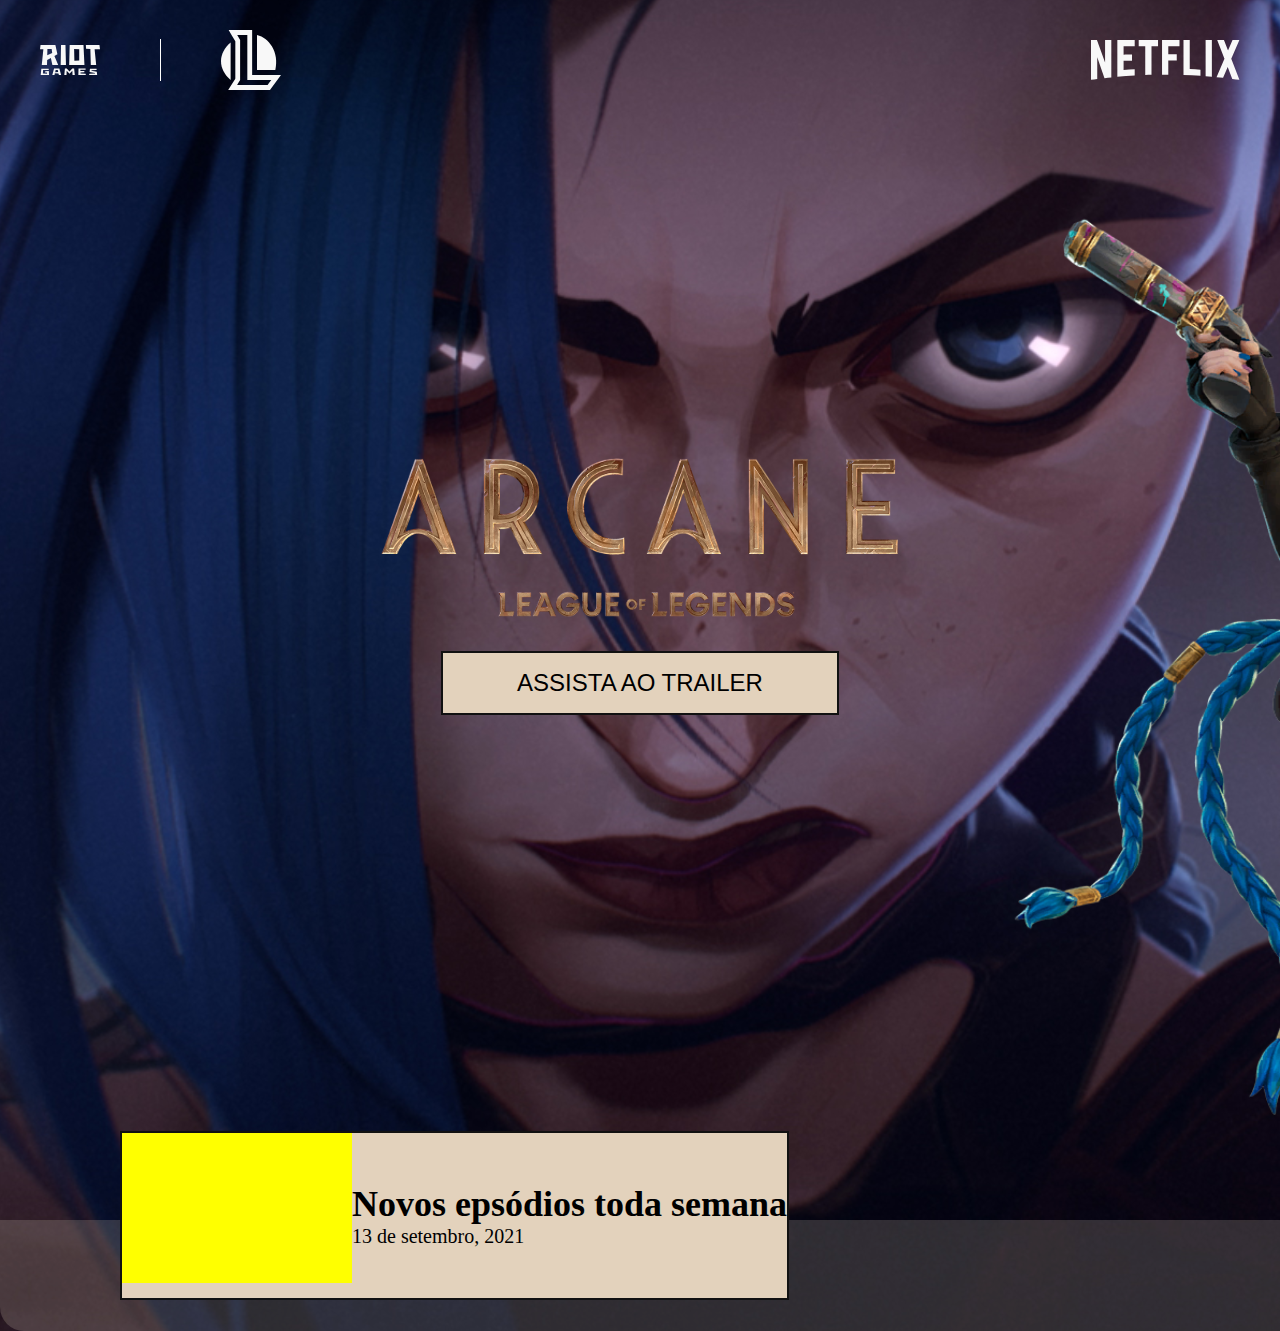
<file: index.html>
<!doctype html><html lang="PT-br"><head><meta charset="UTF-8"/><meta http-equiv="X-UA-Compatible" content="IE=edge"/><meta name="viewport" content="width=device-width,initial-scale=1"><title>Template Html Webpack</title><script defer="defer" src="js/runtime.8aaffa6ebc9ed2079cf8.bundle.js"></script><script defer="defer" src="js/app.6eb52addc0698c31562a.bundle.js"></script><link href="styles/app.cd293872030ef31d8029.css" rel="stylesheet"></head><body><div class="container"><header class="maxw"><div class="nav-logo"><img src="./images/riot.svg" alt=""> <span class="traco"></span> <img src="./images/lol.svg" alt=""></div><div class="nav-logo"><img src="./images/netflix.svg" alt=""></div></header><main class="trailer"><div class="box-trailer"><div><img src="./images/arcane.svg" alt=""></div><button>Assista ao trailer</button></div></main><footer class=""><div class="footer-box"><div class="footer-box-ep"><div class="footer-box-ep-description"><div class="footer-box-ep-description-play"></div><div class="footer-box-ep-description-text"><h1>Novos epsódios toda semana</h1><p>13 de setembro, 2021</p></div></div></div><div class="footer-box-linha"></div></div></footer></div></body></html>
</file>
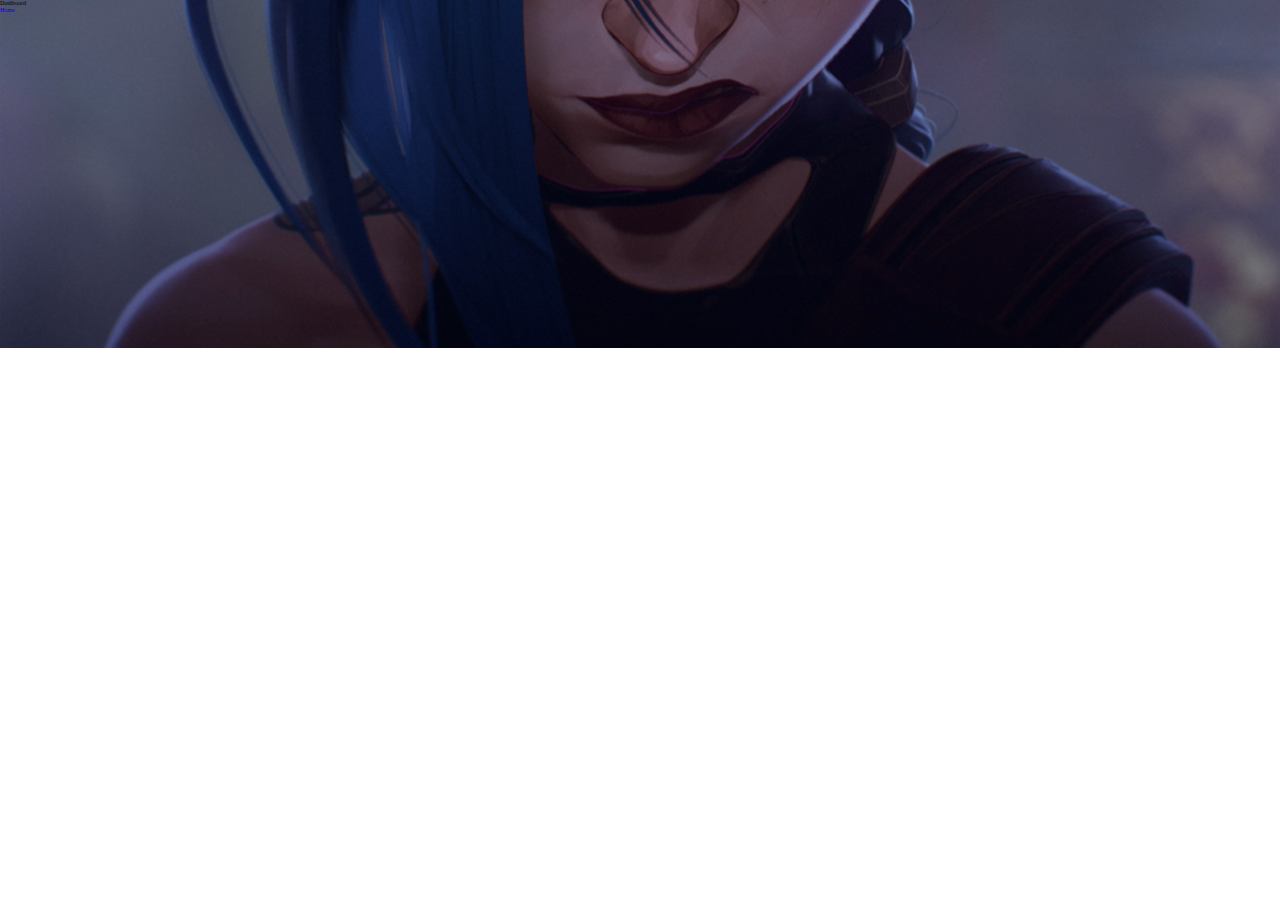
<file: dashboard.html>
<!doctype html><html lang="en"><head><meta charset="UTF-8"/><meta http-equiv="X-UA-Compatible" content="IE=edge"/><meta name="viewport" content="width=device-width,initial-scale=1"/><title>Dashboard</title><script defer="defer" src="js/runtime.8aaffa6ebc9ed2079cf8.bundle.js"></script><script defer="defer" src="js/app.6eb52addc0698c31562a.bundle.js"></script><link href="styles/app.cd293872030ef31d8029.css" rel="stylesheet"></head><body><div>Dashboard</div><a href="./index.html">Home</a></body></html>
</file>
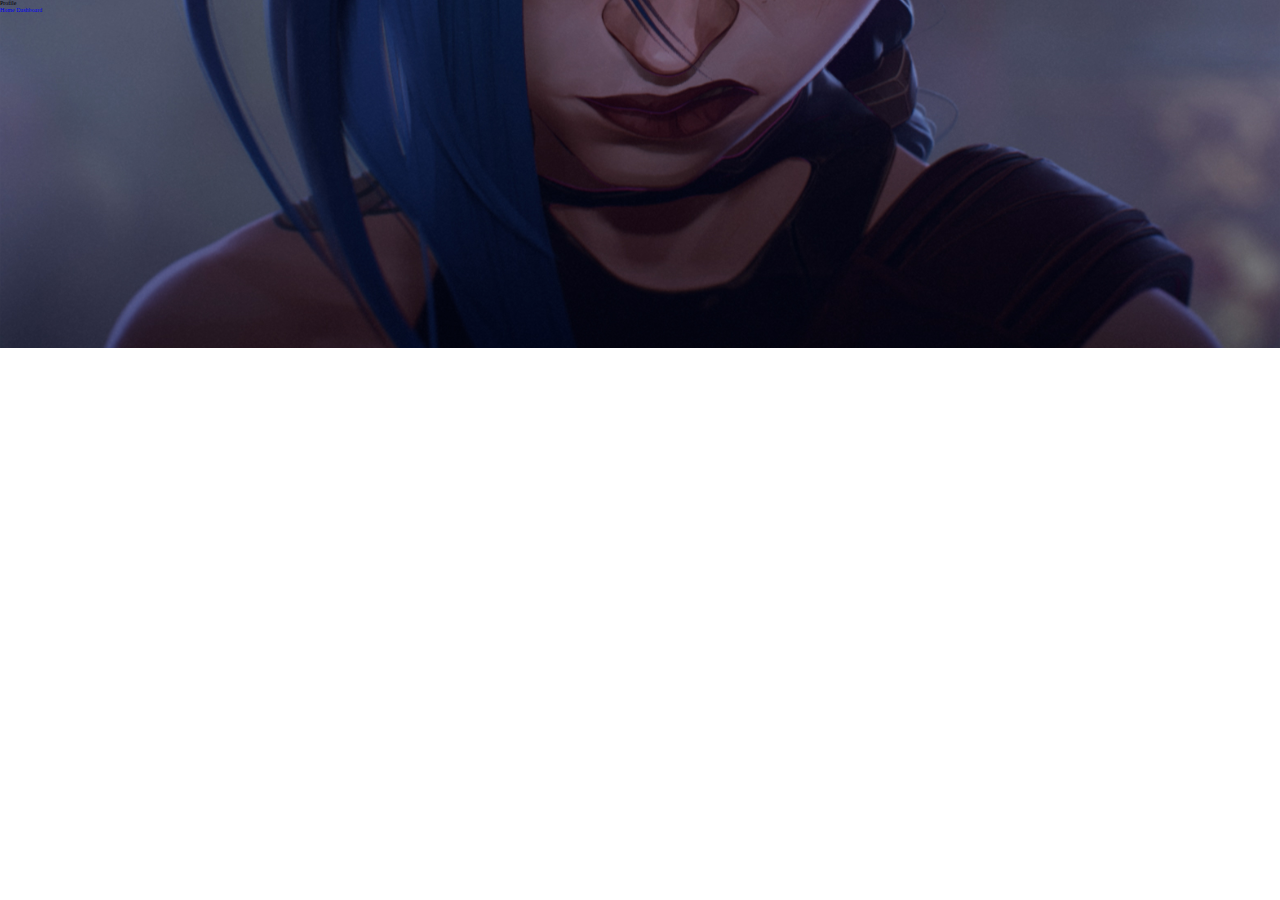
<file: profile.html>
<!doctype html><html lang="en"><head><meta charset="UTF-8"/><meta http-equiv="X-UA-Compatible" content="IE=edge"/><meta name="viewport" content="width=device-width,initial-scale=1"/><title>Profile</title><script defer="defer" src="js/runtime.8aaffa6ebc9ed2079cf8.bundle.js"></script><script defer="defer" src="js/app.6eb52addc0698c31562a.bundle.js"></script><link href="styles/app.cd293872030ef31d8029.css" rel="stylesheet"></head><body><div>Profile</div><a href="./index.html">Home</a> <a href="./dashboard.html">Dashboard</a></body></html>
</file>
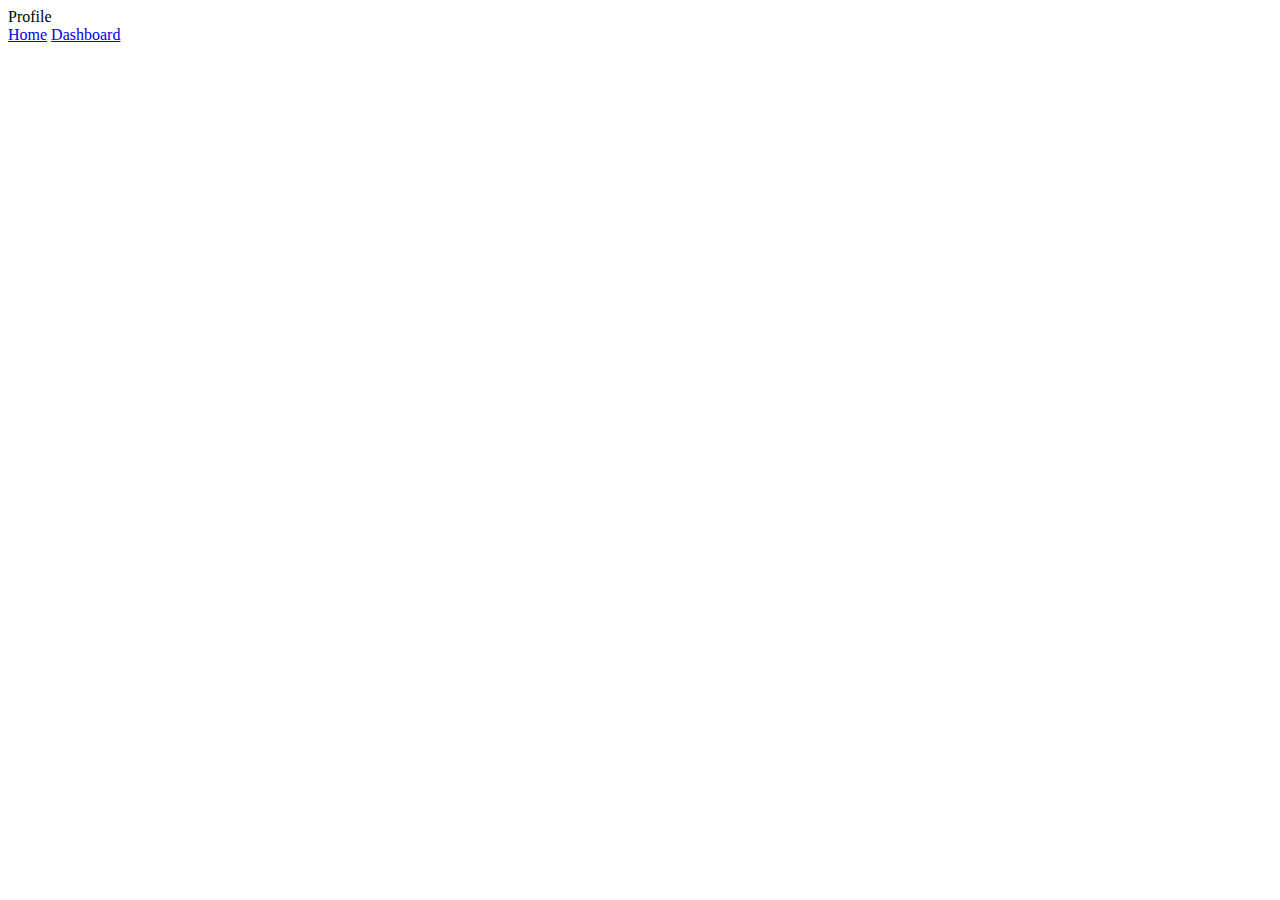
<file: src/pages/profile.html>
<!DOCTYPE html>
<html lang="en">
  <head>
    <meta charset="UTF-8" />
    <meta http-equiv="X-UA-Compatible" content="IE=edge" />
    <meta name="viewport" content="width=device-width, initial-scale=1.0" />
    <title>Profile</title>
  </head>
  <body>
    <div>Profile</div>
    <a href="./index.html"> Home</a>
    <a href="./dashboard.html"> Dashboard</a>
  </body>
</html>
</file>
<file: styles/app.cd293872030ef31d8029.css>
*{-webkit-box-sizing:border-box;box-sizing:border-box;font-size:62.5%;margin:0;outline:0;overflow-x:hidden;padding:0}body{background-image:url(/images/bg.svg);background-position:50%;background-repeat:no-repeat;background-size:cover}img{width:100%}button{background:#e3d2bc;border:.2rem solid #111;cursor:pointer;font-size:2.4rem;padding:1.6rem 7.4rem;text-transform:uppercase}@media screen and (max-width:900px){button{font-size:1.2rem}}.container{-webkit-box-orient:vertical;-webkit-box-direction:normal;-webkit-box-align:center;-ms-flex-align:center;-webkit-box-pack:justify;-ms-flex-pack:justify;align-items:center;display:-webkit-box;display:-ms-flexbox;display:flex;-ms-flex-direction:column;flex-direction:column;height:100%;justify-content:space-between}@media screen and (max-width:1000px){.container{background-image:none;padding:2rem}}.maxw{margin:0 auto;max-width:120rem}header{-webkit-box-pack:justify;-ms-flex-pack:justify;height:12rem;justify-content:space-between;width:100%}header,header .nav-logo{-webkit-box-align:center;-ms-flex-align:center;align-items:center;display:-webkit-box;display:-ms-flexbox;display:flex}header .traco{background-color:#fff;height:4.2rem;margin:0 6rem;width:.2rem}.trailer{background-image:url(/images/jinx.svg);background-position-x:100rem;background-repeat:no-repeat;background-size:contain;position:relative;width:100vw}.box-trailer,.trailer{-webkit-box-align:center;-ms-flex-align:center;align-items:center}.box-trailer{-webkit-box-pack:center;-ms-flex-pack:center;-webkit-box-orient:vertical;-webkit-box-direction:normal;display:-webkit-box;display:-ms-flexbox;display:flex;-ms-flex-direction:column;flex-direction:column;height:100vh;justify-content:center;margin-bottom:20rem}footer,footer .footer-box{width:100%}footer .footer-box-ep{background:#e3d2bc;border:.2rem solid #111;bottom:-40rem;left:12rem;position:absolute;z-index:1}footer .footer-box-ep-description{display:-webkit-box;display:-ms-flexbox;display:flex;position:relative}footer .footer-box-ep-description-play{background-color:#ff0;height:15rem;width:23rem}@media screen and (max-width:900px){footer .footer-box-ep-description-play{height:12rem;width:20rem}}footer .footer-box-ep-description-text{-webkit-box-orient:vertical;-webkit-box-direction:normal;display:-webkit-box;display:-ms-flexbox;display:flex;-ms-flex-direction:column;flex-direction:column;padding:5rem 0}footer .footer-box-ep-description-text h1{font-size:3.6rem;font-weight:700}@media screen and (max-width:900px){footer .footer-box-ep-description-text h1{font-size:2.4rem}}footer .footer-box-ep-description-text p{font-size:2rem;font-weight:400}@media screen and (max-width:900px){footer .footer-box-ep-description-text p{font-size:1rem}}footer .footer-box-linha{background:#e3d2bc;border-radius:0 0 0 2.4rem;height:11.1rem;opacity:.2}
/*# sourceMappingURL=[data-uri]*/
</file>
